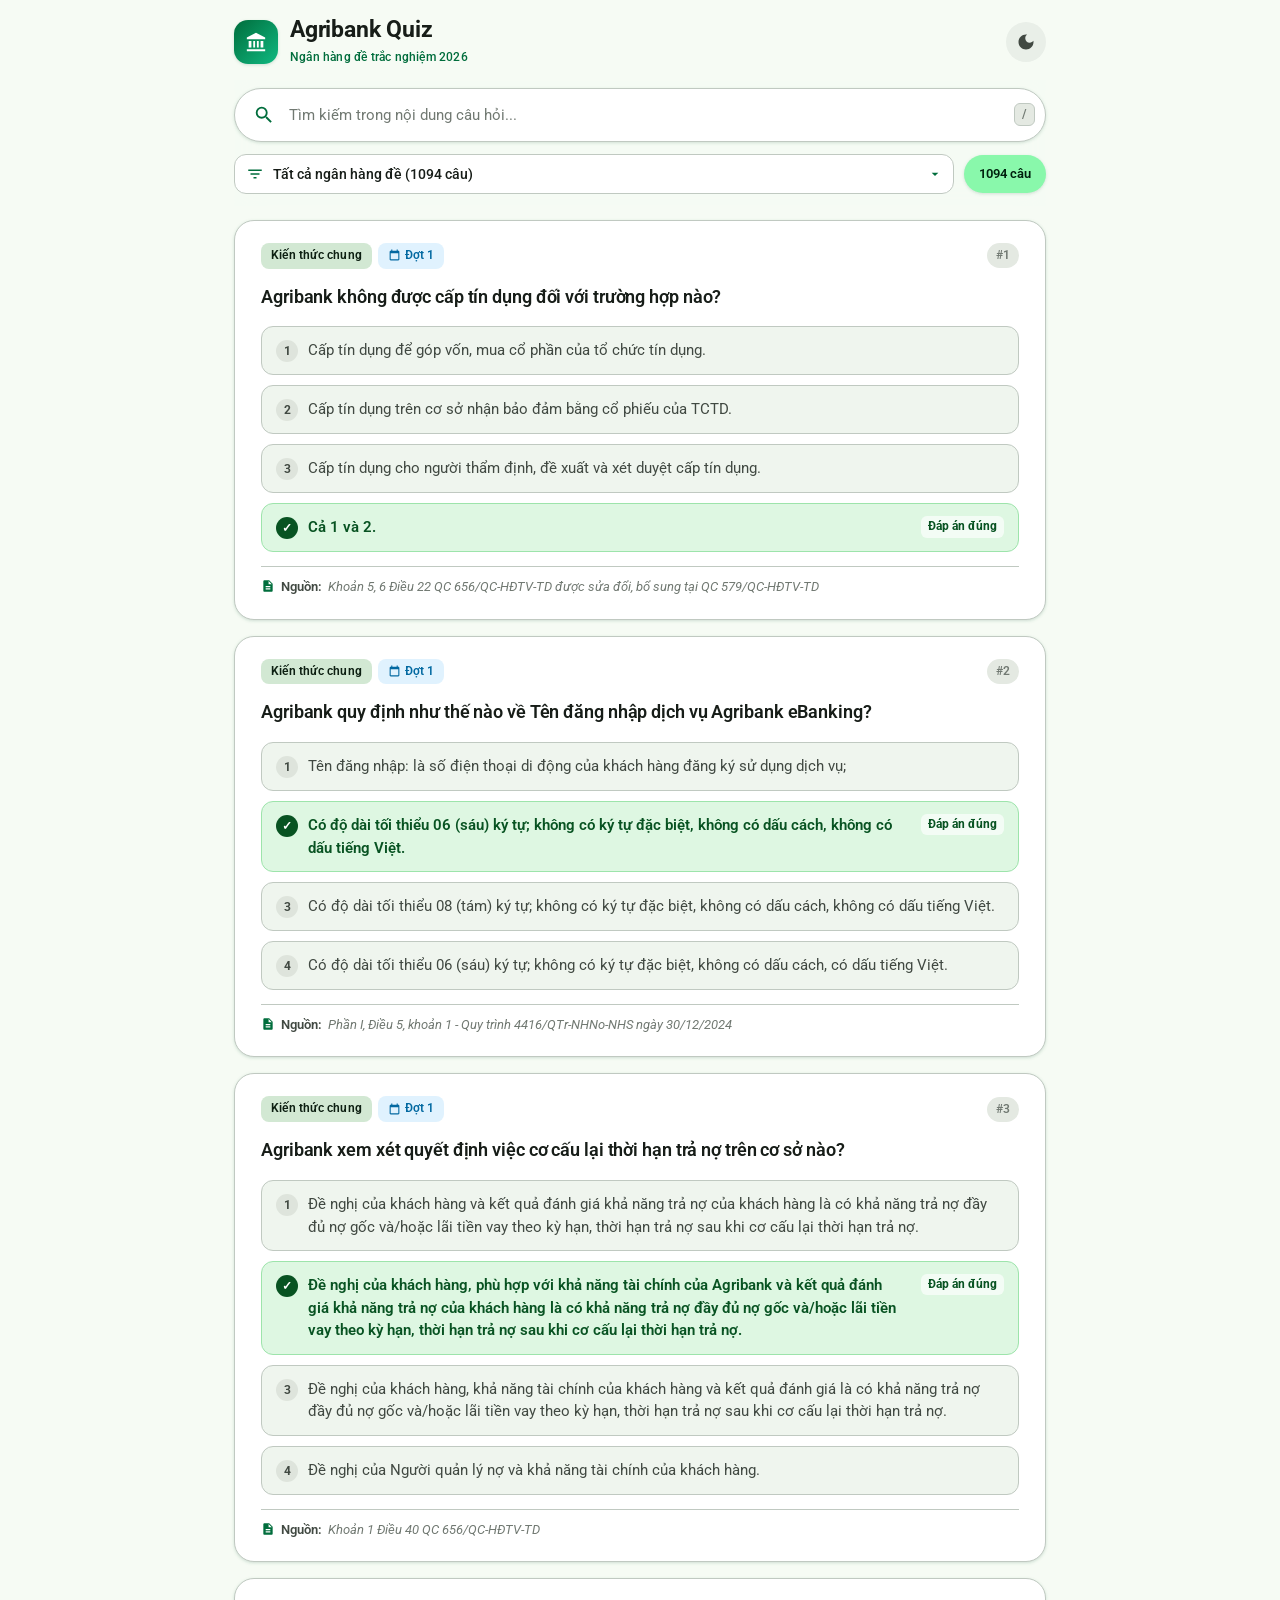
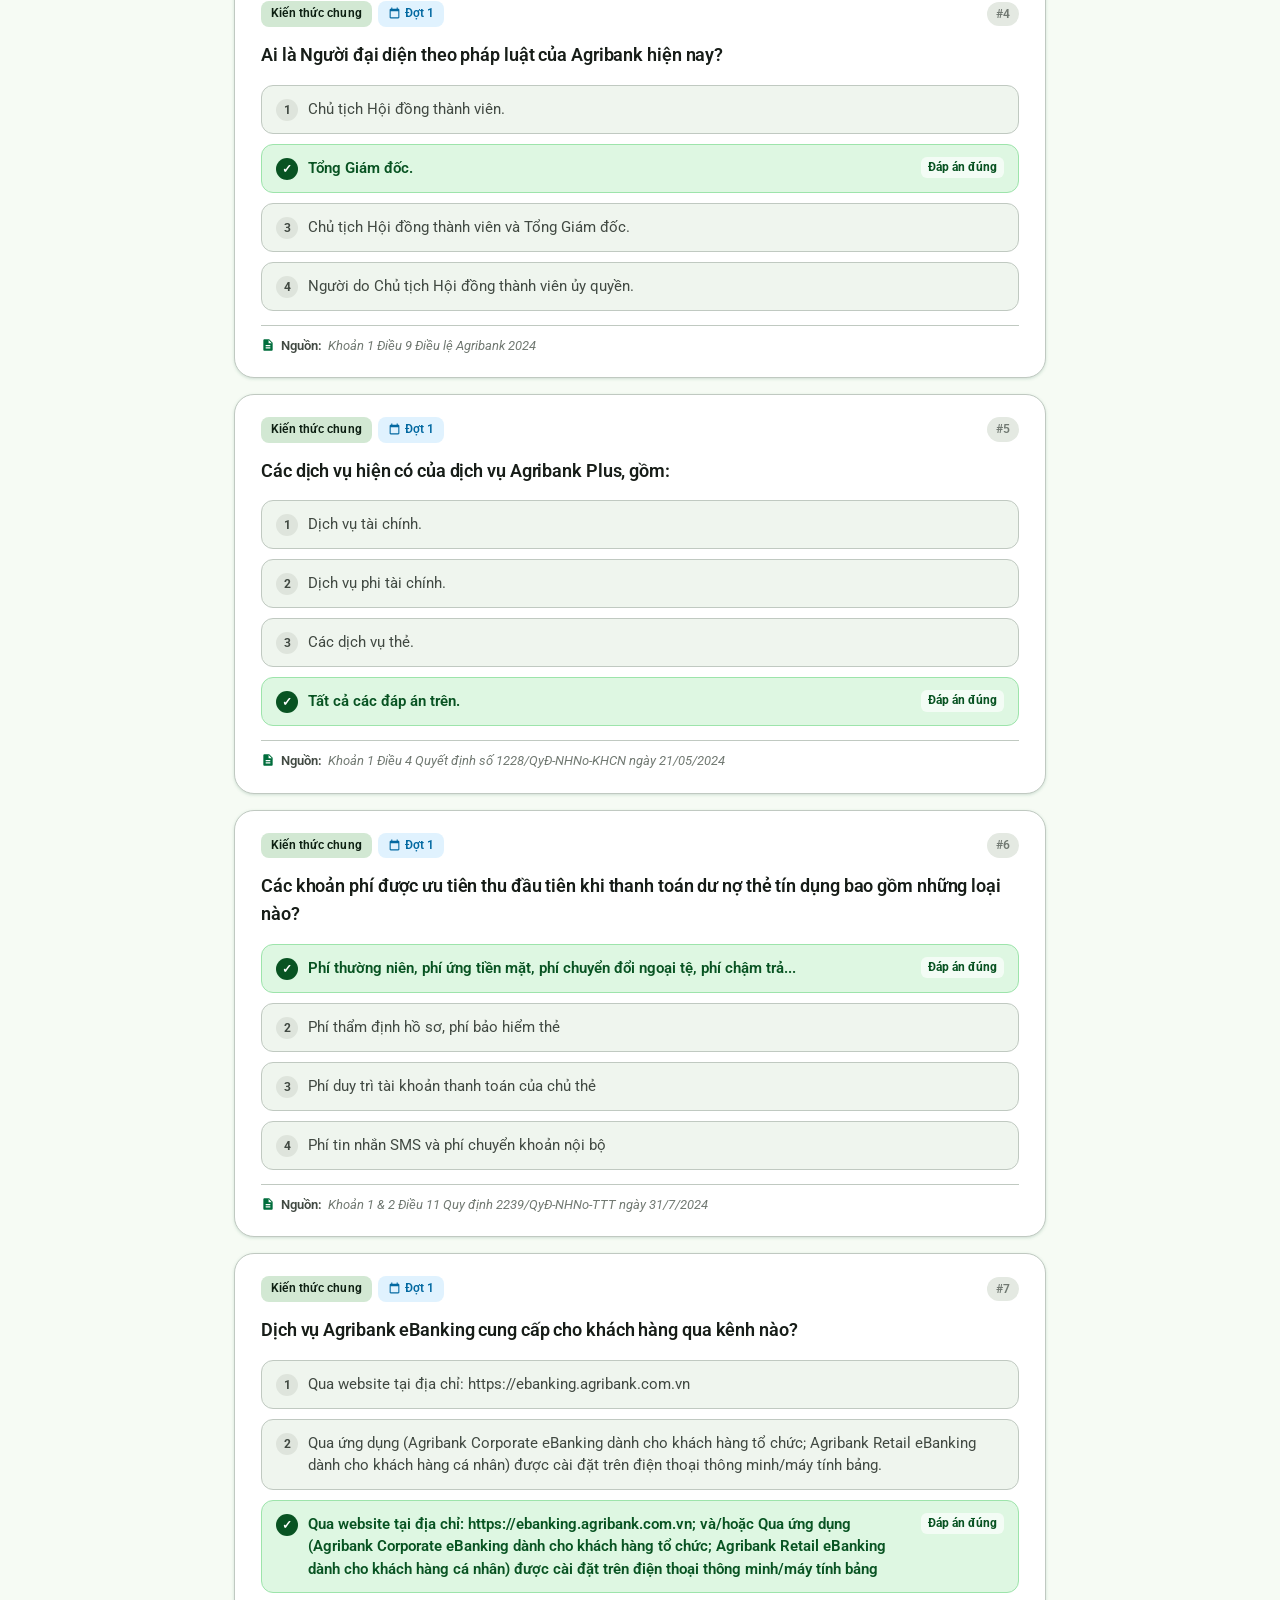
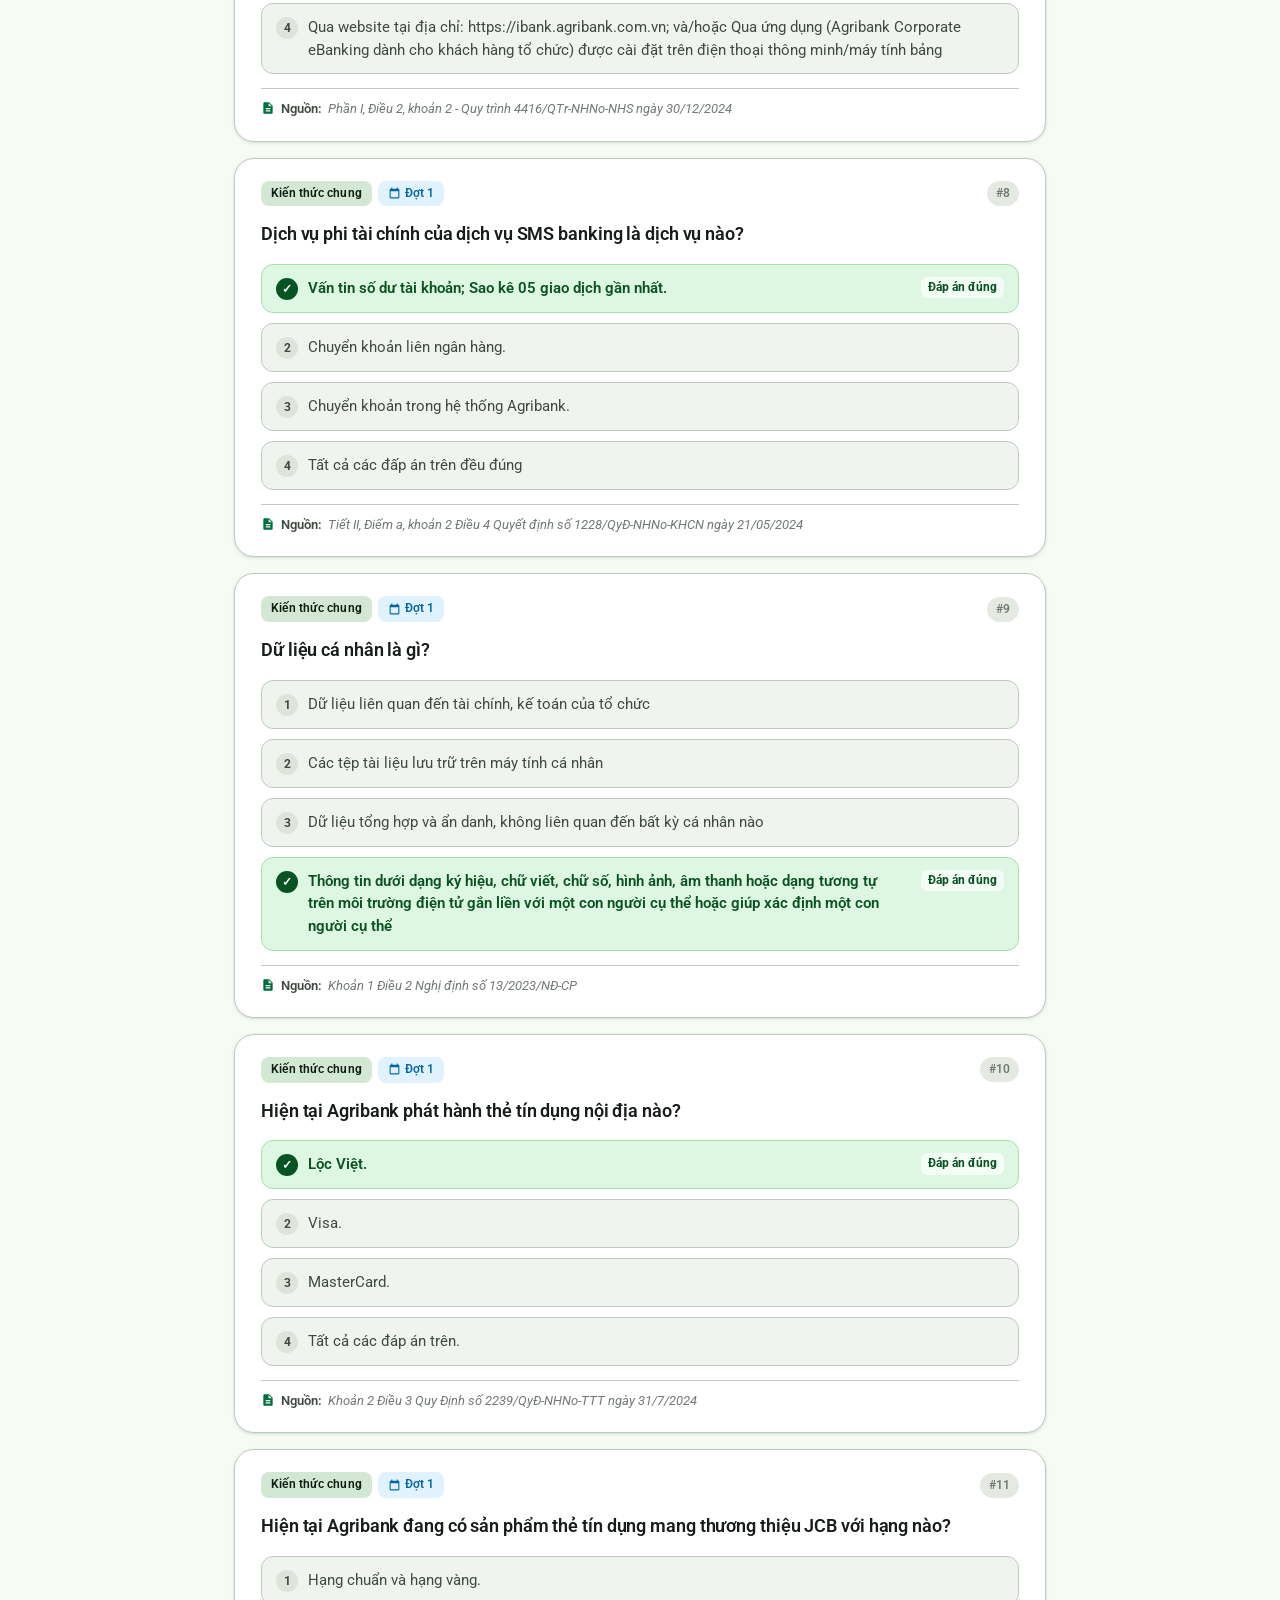
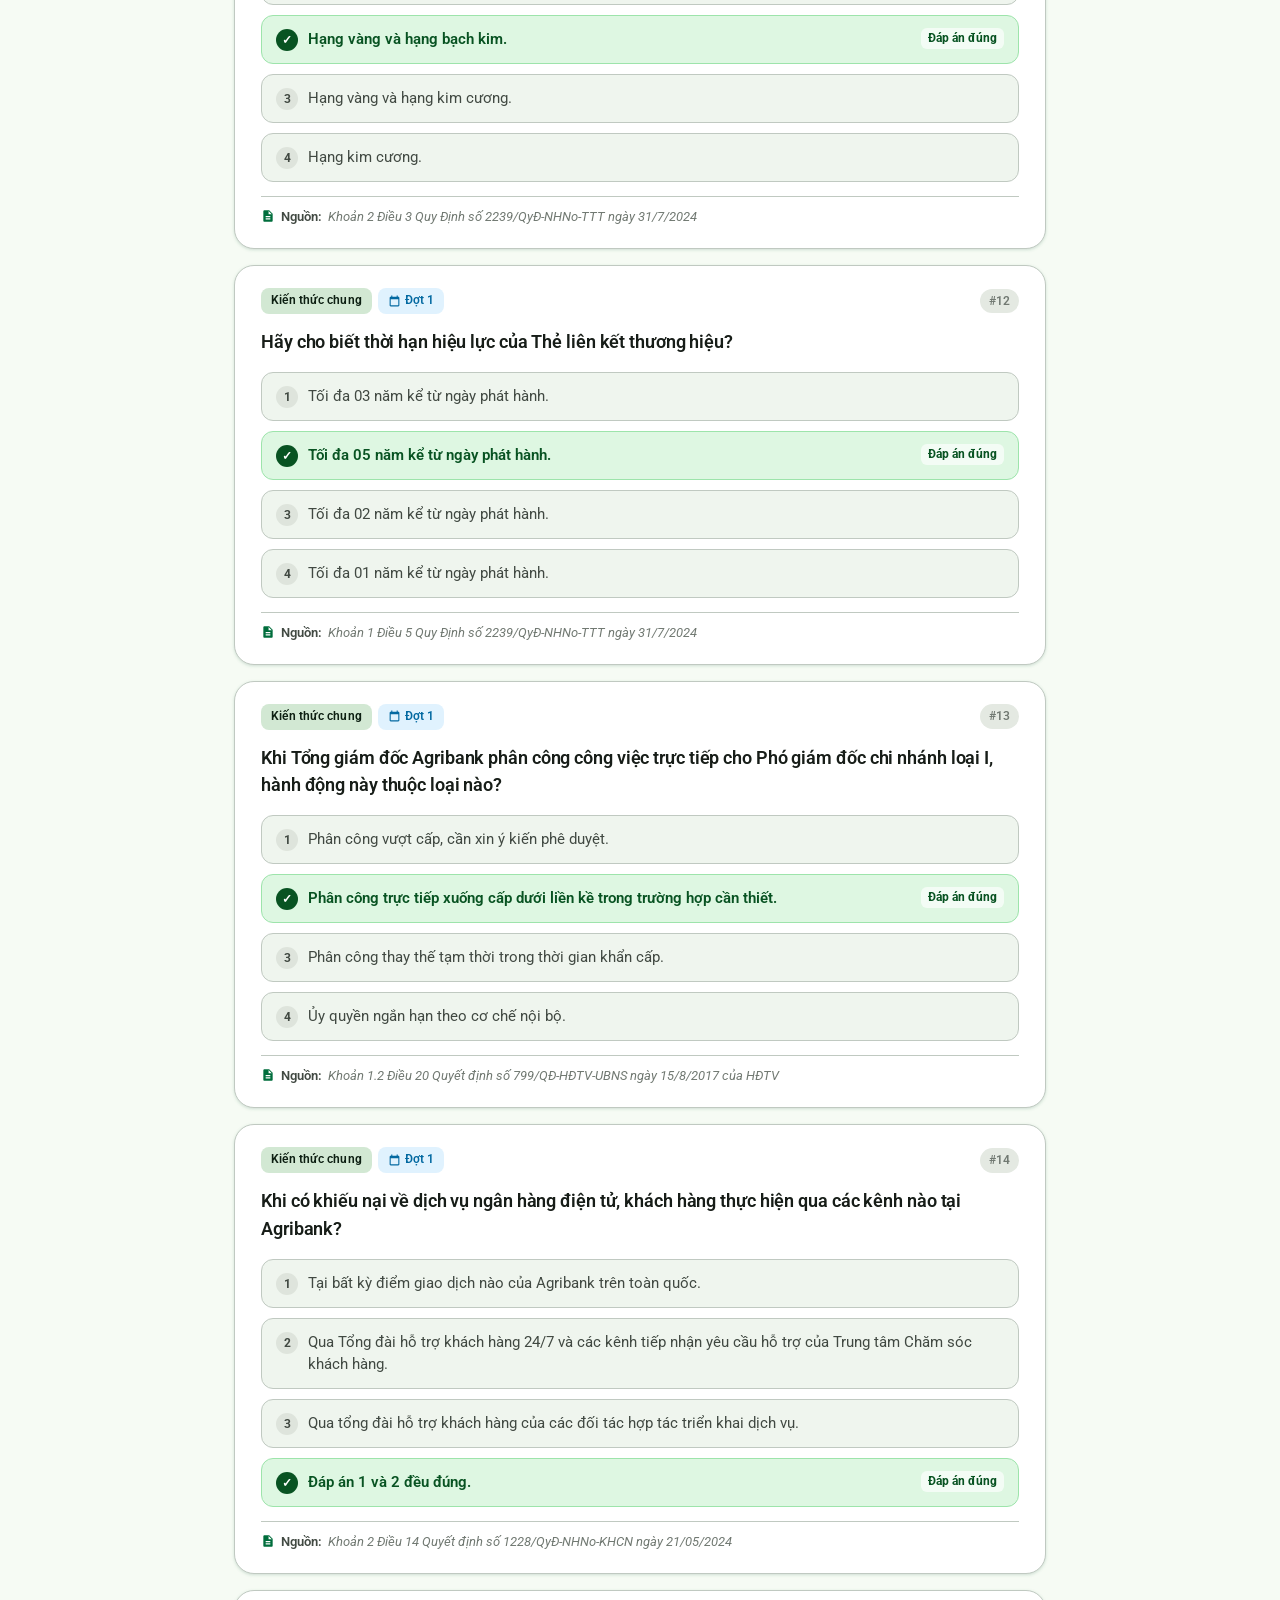
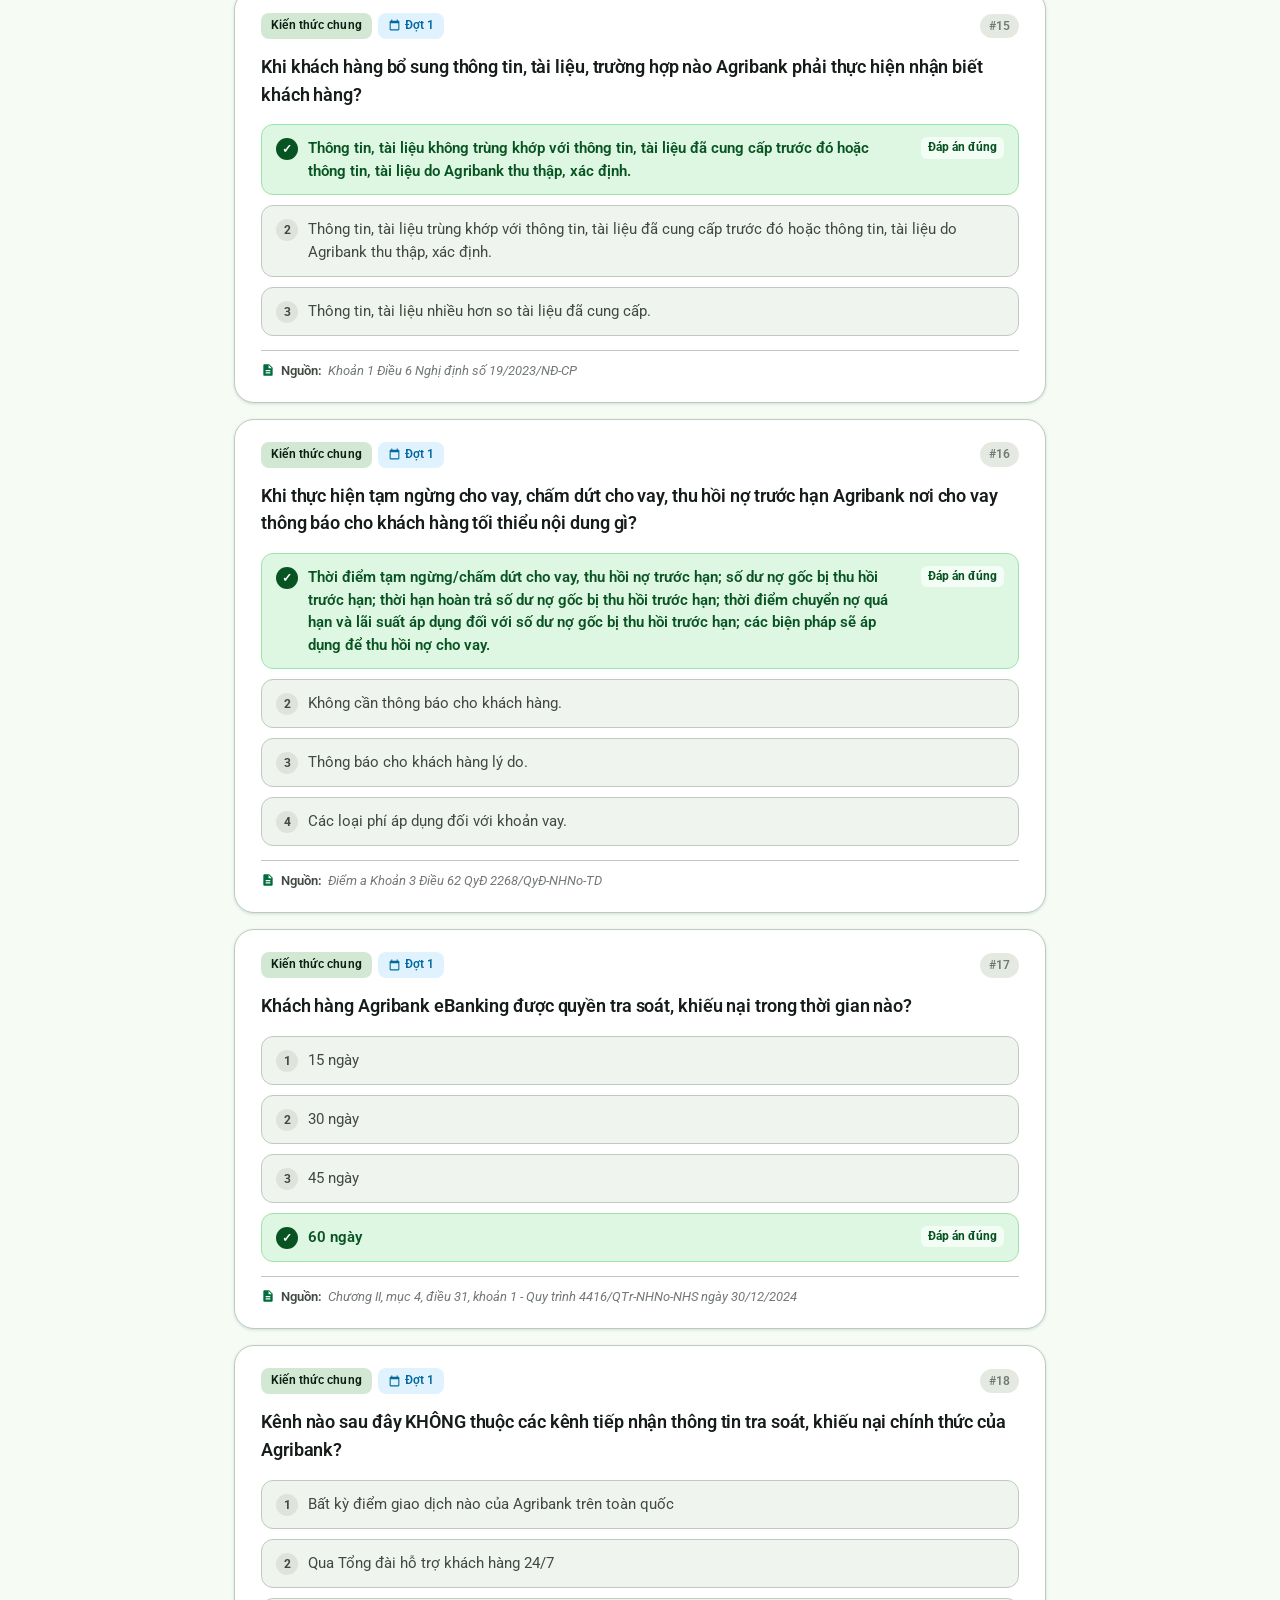
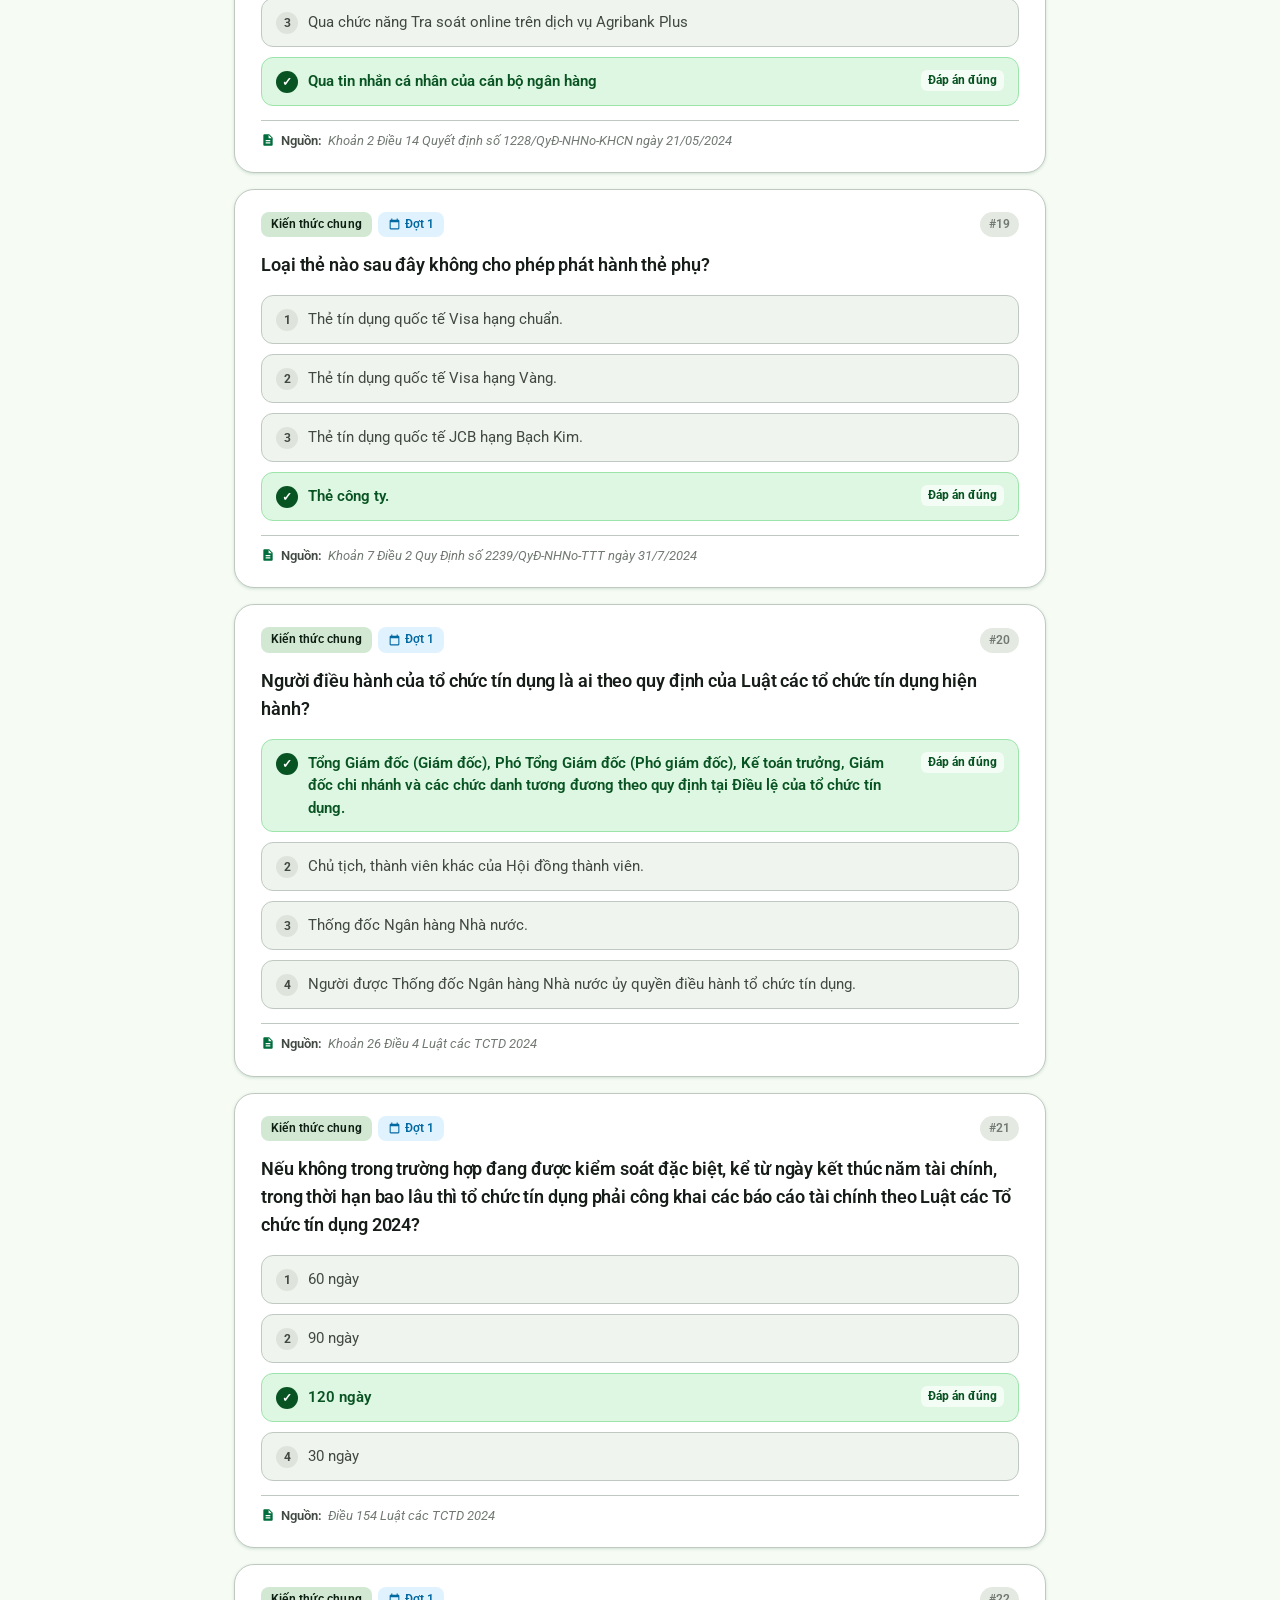
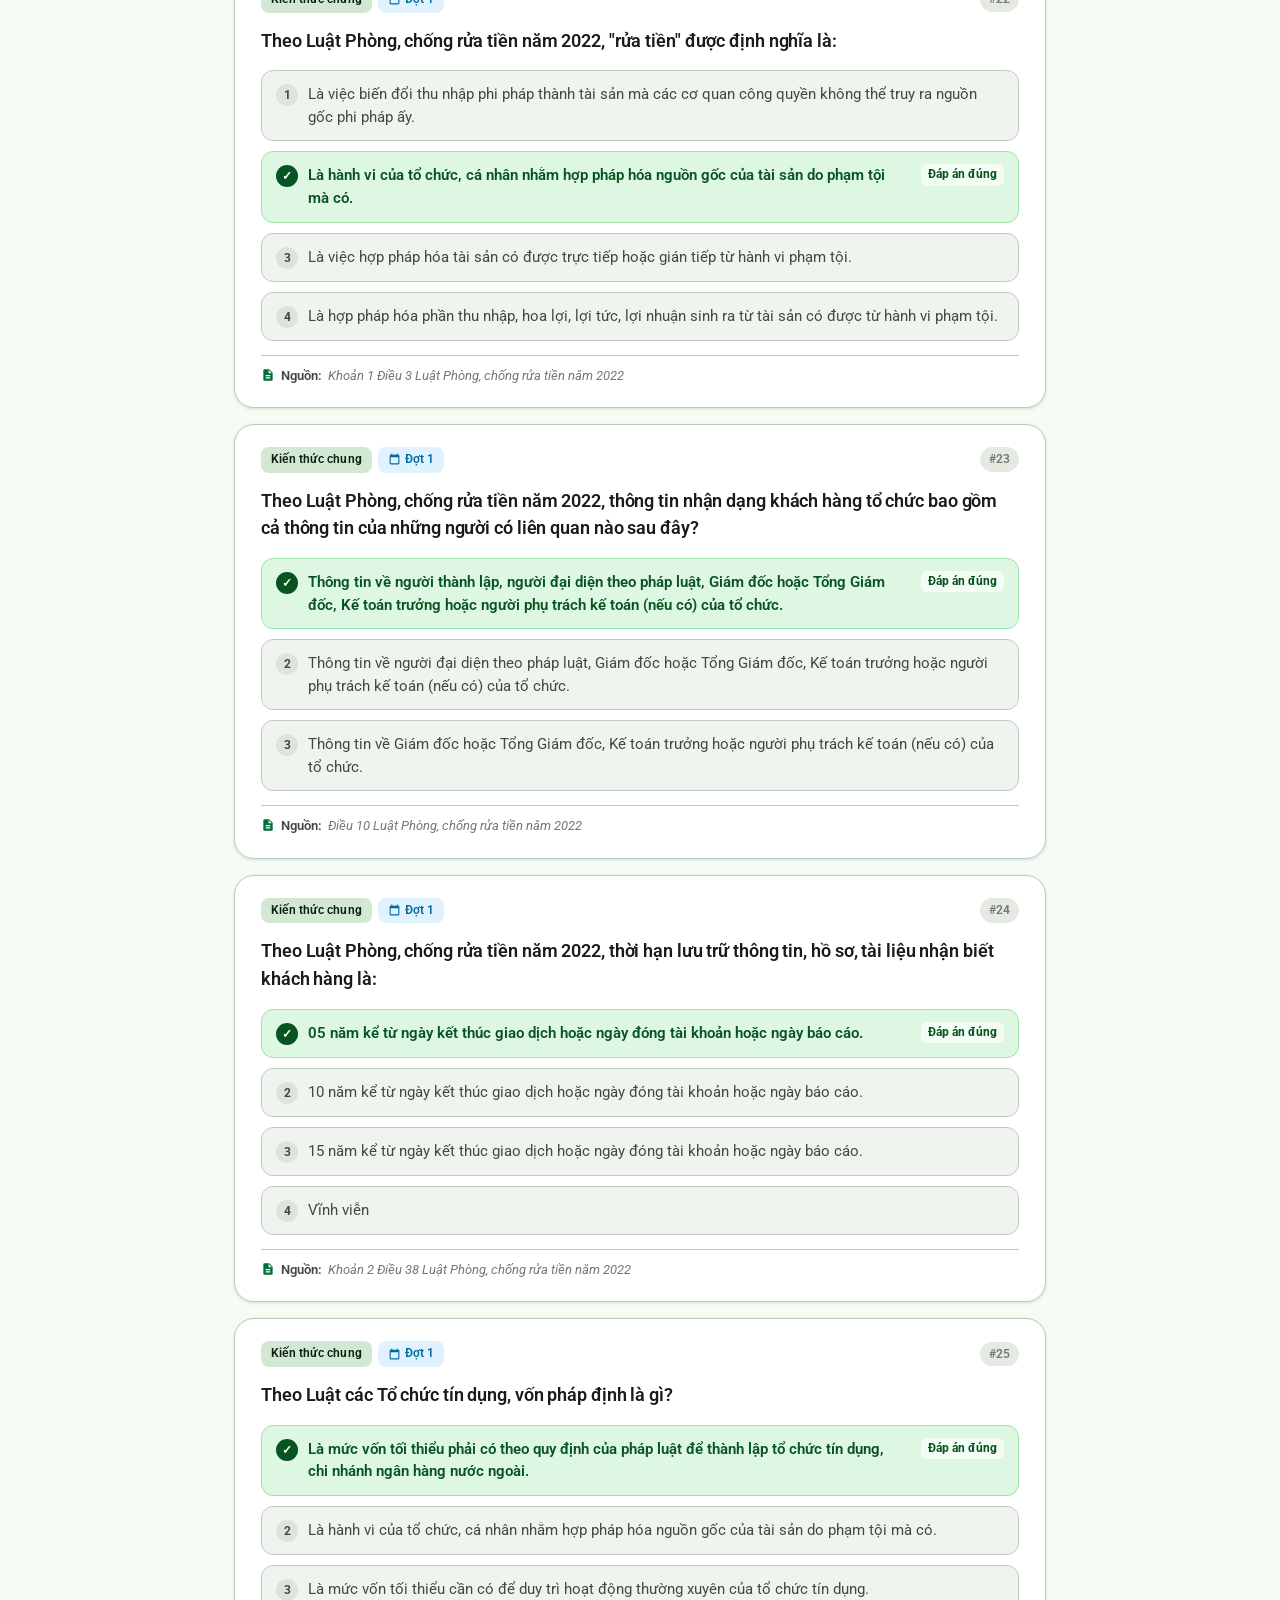
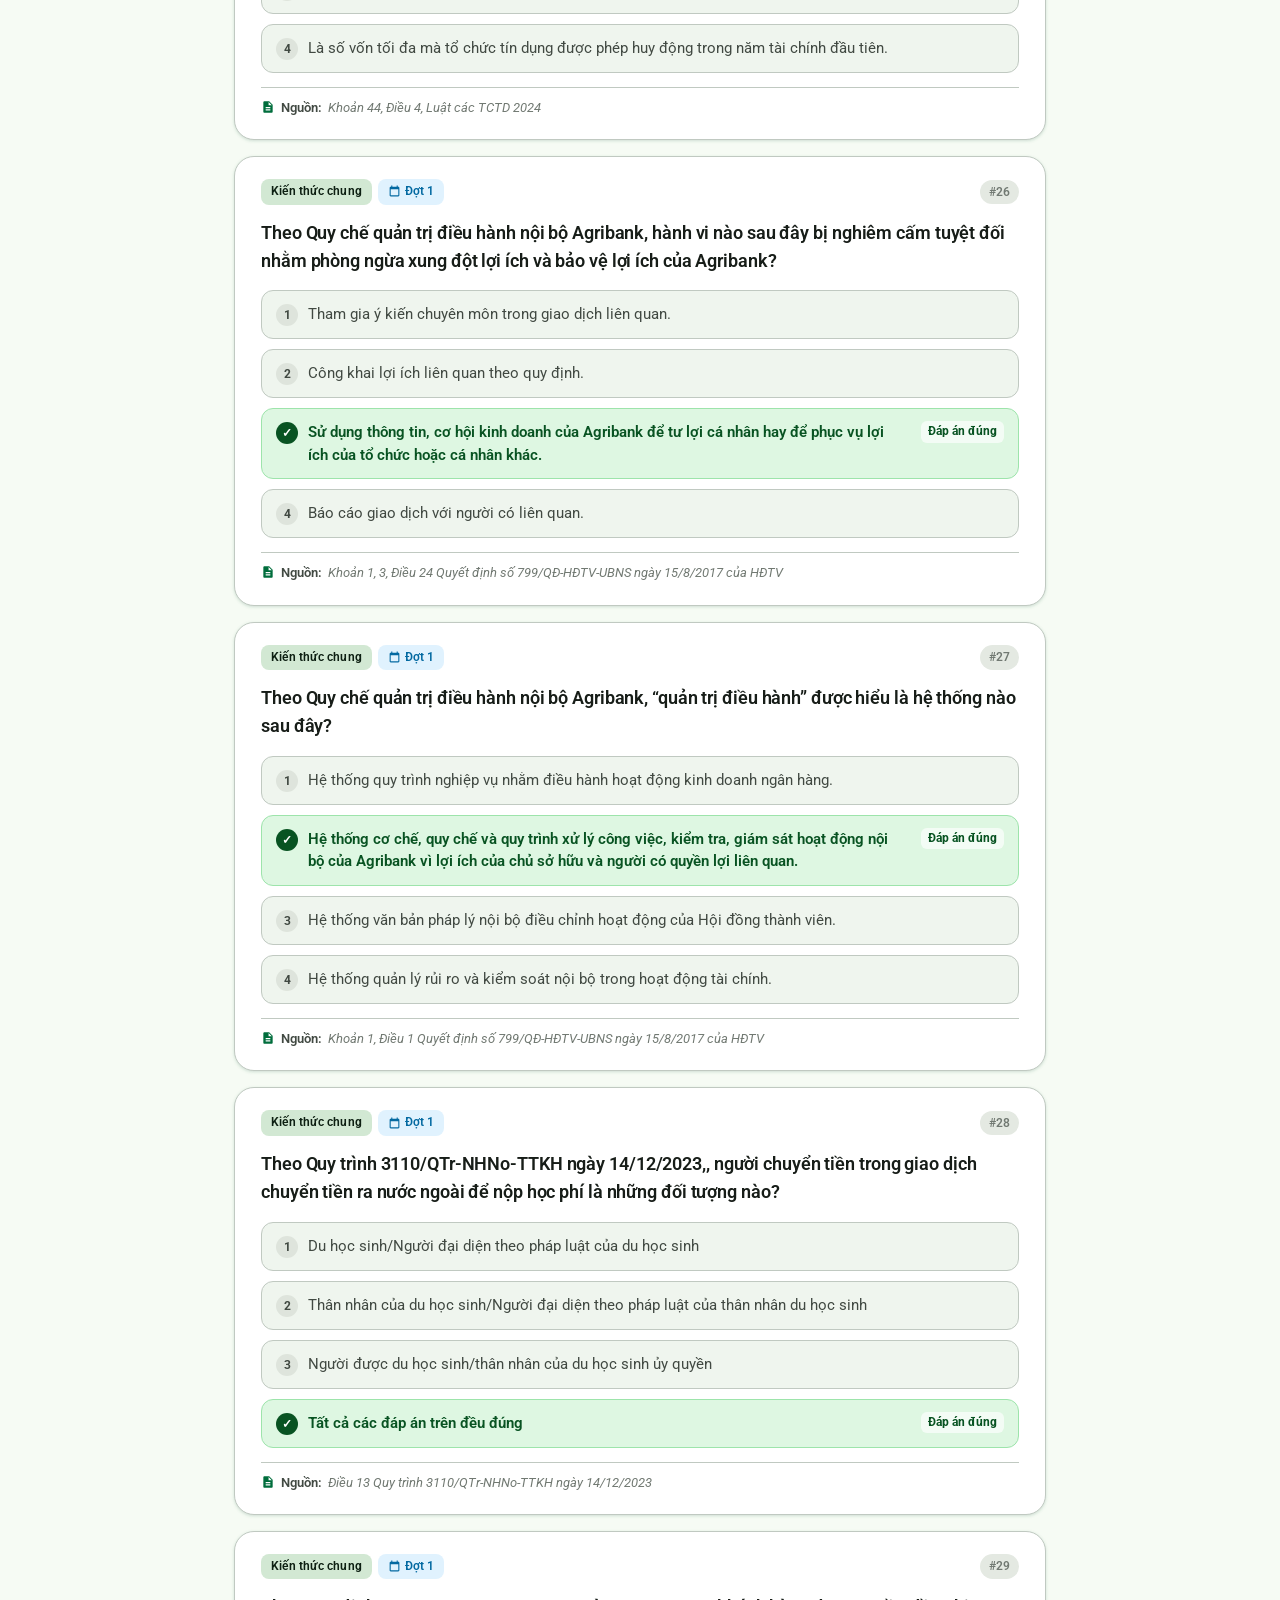
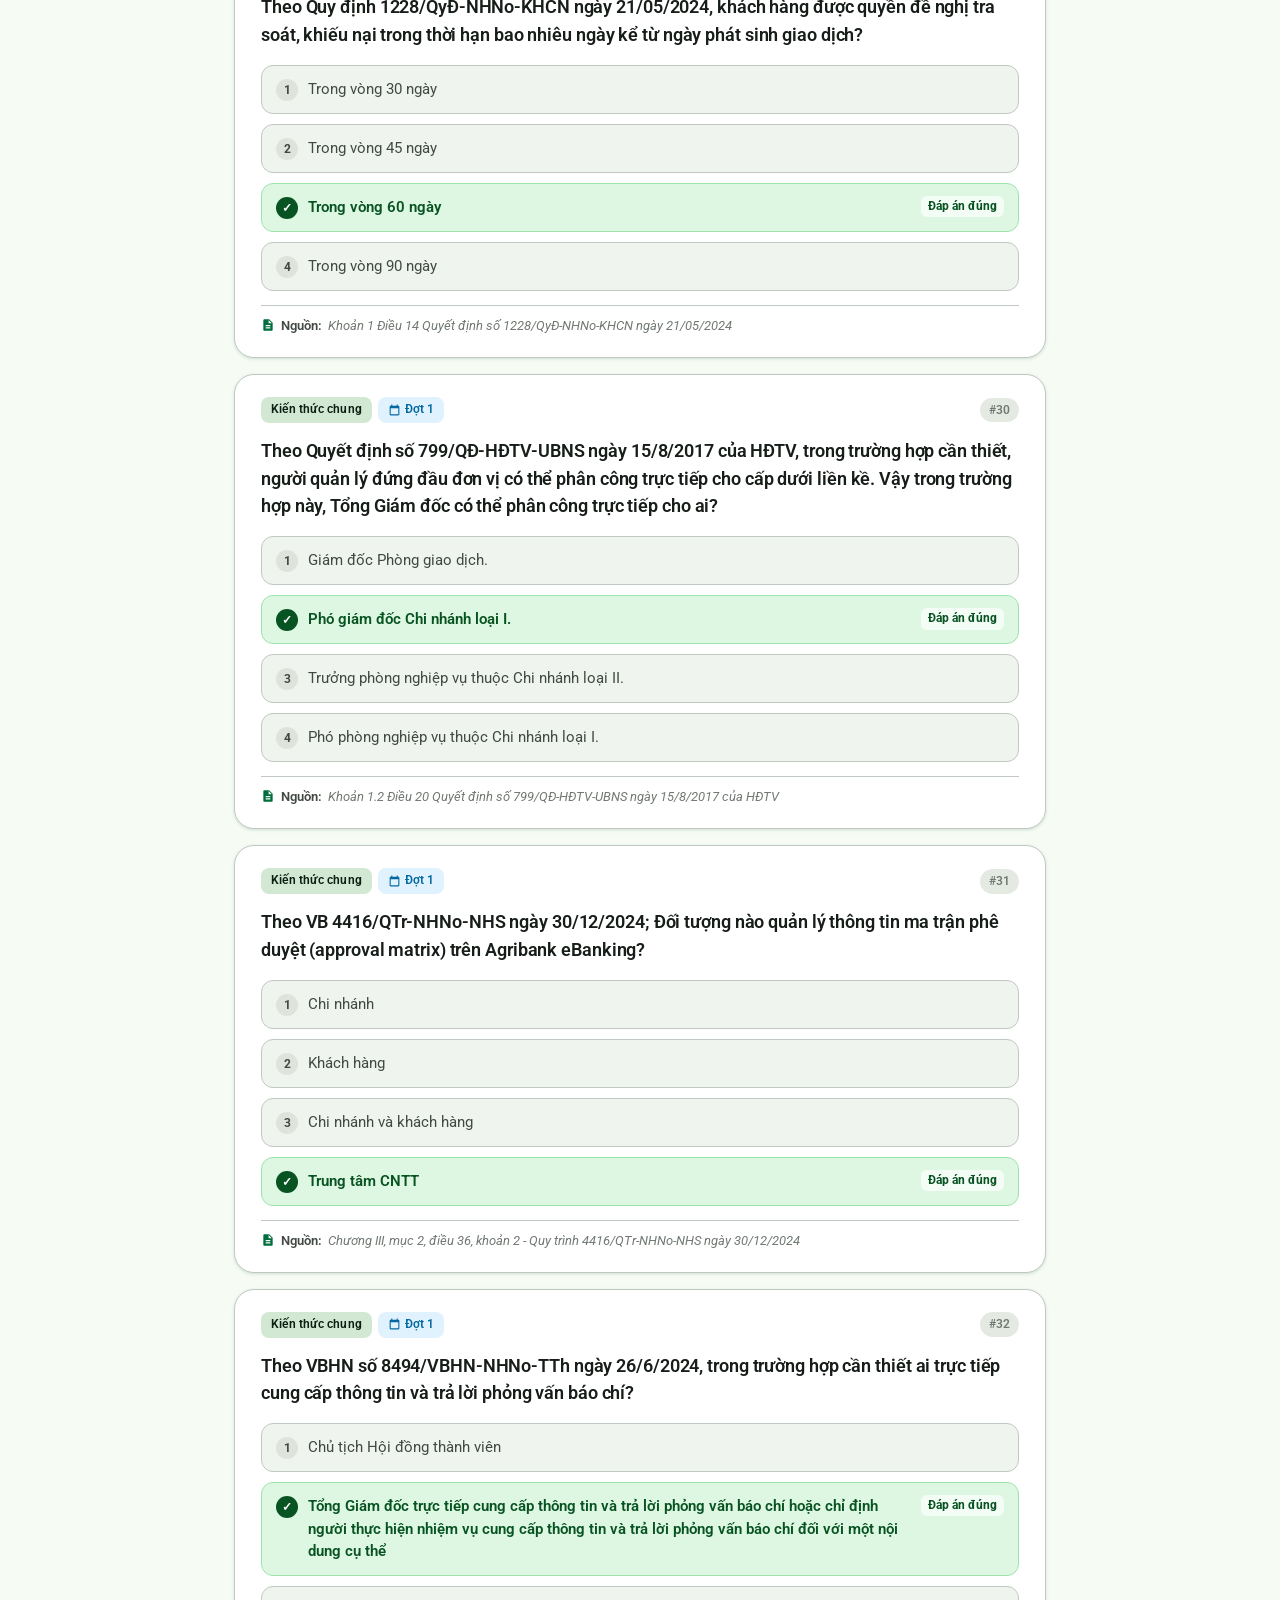
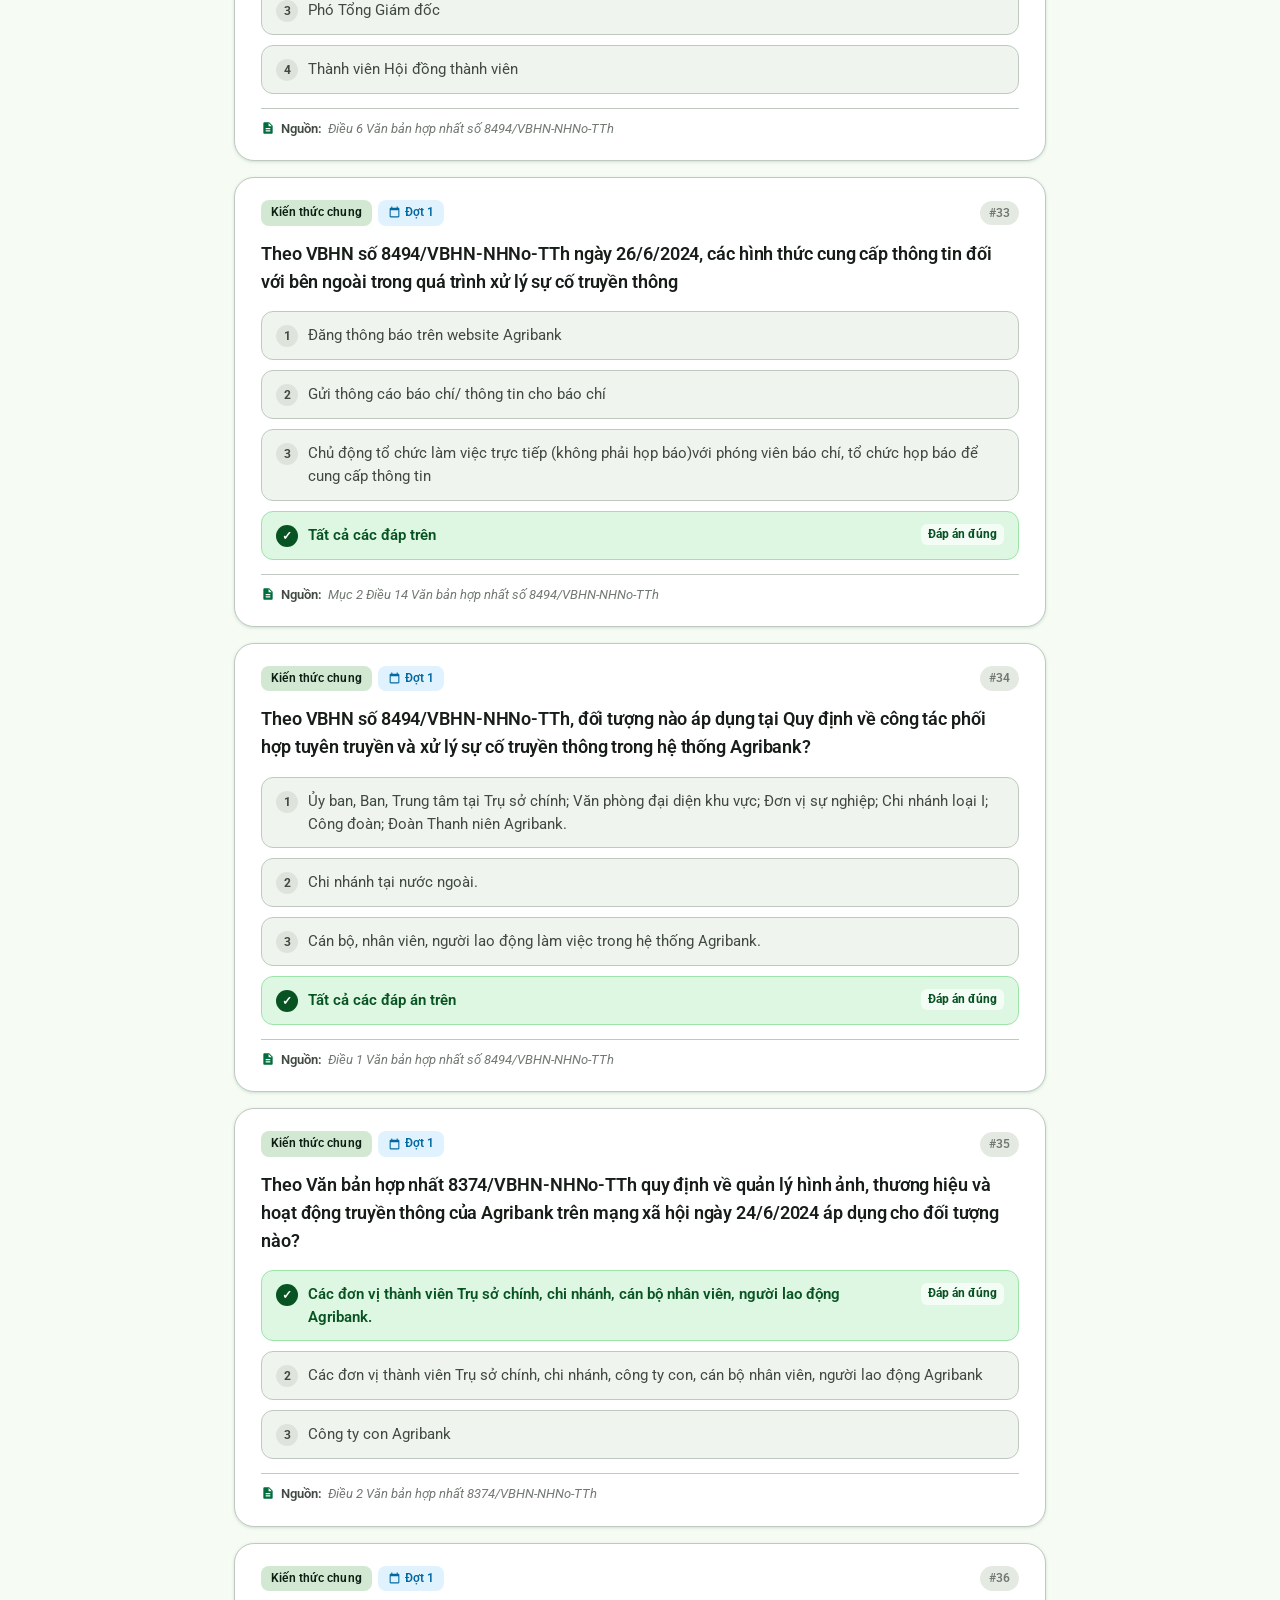
<file: index.html>
<!DOCTYPE html>
<html lang="vi">
<head>
    <meta charset="UTF-8">
    <meta name="viewport" content="width=device-width, initial-scale=1.0, maximum-scale=1.0, user-scalable=no">
    <meta name="theme-color" content="#f6fbf4" id="themeMetaColor">
    <meta name="apple-mobile-web-app-capable" content="yes">
    <meta name="apple-mobile-web-app-status-bar-style" content="default">
    <title>Tra cứu Câu hỏi Agribank - Material 3</title>
    <!-- Google Fonts: Google Sans & Roboto -->
    <link rel="preconnect" href="https://fonts.googleapis.com">
    <link rel="preconnect" href="https://fonts.gstatic.com" crossorigin>
    <link href="https://fonts.googleapis.com/css2?family=Google+Sans:wght@400;500;600;700&family=Roboto:wght@400;500;600;700&display=swap" rel="stylesheet">
    <link rel="stylesheet" href="css/style.css">
</head>
<body>
    <!-- Google Material 3 App Bar -->
    <header class="google-app-bar">
        <div class="app-brand">
            <div class="brand-icon" aria-hidden="true">
                <svg viewBox="0 0 24 24" width="22" height="22" fill="currentColor">
                    <path d="M12 2L2 7v2h20V7L12 2zm8 9h-3v7h3v-7zm-5 0h-2v7h2v-7zm-4 0H9v7h2v-7zm-4 0H4v7h3v-7zM2 20v2h20v-2H2z"/>
                </svg>
            </div>
            <div class="brand-text">
                <h1 class="app-title">Agribank Quiz</h1>
                <span class="app-tag">Ngân hàng đề trắc nghiệm 2026</span>
            </div>
        </div>

        <div class="app-actions">
            <!-- Theme Mode Toggle Button -->
            <button id="themeToggleBtn" class="m3-icon-button-tonal" title="Chuyển chế độ sáng/tối" aria-label="Đổi giao diện sáng tối">
                <svg class="sun-icon" viewBox="0 0 24 24" width="20" height="20" fill="currentColor">
                    <path d="M12 7c-2.76 0-5 2.24-5 5s2.24 5 5 5 5-2.24 5-5-2.24-5-5-5zM2 13h2c.55 0 1-.45 1-1s-.45-1-1-1H2c-.55 0-1 .45-1 1s.45 1 1 1zm18 0h2c.55 0 1-.45 1-1s-.45-1-1-1h-2c-.55 0-1 .45-1 1s.45 1 1 1zM11 2v2c0 .55.45 1 1 1s1-.45 1-1V2c0-.55-.45-1-1-1s-1 .45-1 1zm0 18v2c0 .55.45 1 1 1s1-.45 1-1v-2c0-.55-.45-1-1-1s-1 .45-1 1zM5.99 4.58c-.39-.39-1.03-.39-1.41 0s-.39 1.03 0 1.41l1.06 1.06c.39.39 1.03.39 1.41 0s.39-1.03 0-1.41L5.99 4.58zm12.37 12.37c-.39-.39-1.03-.39-1.41 0s-.39 1.03 0 1.41l1.06 1.06c.39.39 1.03.39 1.41 0s.39-1.03 0-1.41l-1.06-1.06zm1.06-10.96c.39-.39.39-1.03 0-1.41s-1.03-.39-1.41 0l-1.06 1.06c-.39.39-.39 1.03 0 1.41s1.03.39 1.41 0l1.06-1.06zM7.05 18.36c.39-.39.39-1.03 0-1.41s-1.03-.39-1.41 0l-1.06 1.06c-.39.39-.39 1.03 0 1.41s1.03.39 1.41 0l1.06-1.06z"/>
                </svg>
                <svg class="moon-icon" viewBox="0 0 24 24" width="20" height="20" fill="currentColor">
                    <path d="M12 3c-4.97 0-9 4.03-9 9s4.03 9 9 9 9-4.03 9-9c0-.46-.04-.92-.1-1.36-.98 1.37-2.58 2.26-4.4 2.26-2.98 0-5.4-2.42-5.4-5.4 0-1.81.89-3.42 2.26-4.4-.44-.06-.9-.1-1.36-.1z"/>
                </svg>
            </button>
        </div>
    </header>

    <!-- Google Sticky Search & Filter Header -->
    <div class="search-sticky-container">
        <!-- Google M3 Search Bar -->
        <div class="m3-search-bar" id="m3SearchBar">
            <div class="search-leading-icon" aria-hidden="true">
                <svg viewBox="0 0 24 24" width="22" height="22" fill="currentColor">
                    <path d="M15.5 14h-.79l-.28-.27A6.471 6.471 0 0 0 16 9.5 6.5 6.5 0 1 0 9.5 16c1.61 0 3.09-.59 4.23-1.57l.27.28v.79l5 4.99L20.49 19l-4.99-5zm-6 0C7.01 14 5 11.99 5 9.5S7.01 5 9.5 5 14 7.01 14 9.5 11.99 14 9.5 14z"/>
                </svg>
            </div>
            <input 
                type="text" 
                id="searchInput" 
                placeholder="Tìm kiếm trong nội dung câu hỏi..." 
                autocomplete="off" 
                autocorrect="off" 
                autocapitalize="off" 
                spellcheck="false"
                aria-label="Tìm kiếm câu hỏi"
            >
            <div class="search-trailing">
                <span class="search-shortcut-badge" title="Phím tắt: gõ / để tìm nhanh">/</span>
                <button type="button" id="clearBtn" class="m3-icon-button clear-btn" aria-label="Xoá nội dung tìm kiếm" title="Xoá tìm kiếm">
                    <svg viewBox="0 0 24 24" width="18" height="18" fill="currentColor">
                        <path d="M19 6.41L17.59 5 12 10.59 6.41 5 5 6.41 10.59 12 5 17.59 6.41 19 12 13.41 17.59 19 19 17.59 13.41 12 19 6.41z"/>
                    </svg>
                </button>
            </div>
        </div>


        <!-- Material 3 Filter Controls (Dropdown & Stats Badge) -->
        <div class="m3-filter-strip">
            <div class="m3-select-wrapper">
                <div class="select-icon" aria-hidden="true">
                    <svg viewBox="0 0 24 24" width="18" height="18" fill="currentColor">
                        <path d="M10 18h4v-2h-4v2zM3 6v2h18V6H3zm3 7h12v-2H6v2z"/>
                    </svg>
                </div>
                <select id="categorySelect" aria-label="Chọn chuyên đề hoặc đợt thi">
                    <option value="">Đang nạp ngân hàng đề...</option>
                </select>
            </div>
            <span id="statsBadge" class="m3-badge">0 câu</span>
        </div>
    </div>

    <!-- Danh sách câu hỏi dạng thẻ M3 -->
    <main id="results" class="cards-container" aria-live="polite">
        <div class="empty-state">
            <div class="m3-spinner"></div>
            <p>Đang tải danh sách câu hỏi...</p>
        </div>
    </main>

    <!-- Google Material 3 Floating Action Button (FAB) -->
    <button id="backToTop" class="m3-fab" title="Cuộn lên đầu trang" aria-label="Cuộn lên đầu trang">
        <svg viewBox="0 0 24 24" width="24" height="24" fill="currentColor">
            <path d="M7.41 15.41L12 10.83l4.59 4.58L18 14l-6-6-6 6z"/>
        </svg>
    </button>

    <!-- Dữ liệu và Scripts -->
    <script src="data/questions.js"></script>
    <script src="js/app.js"></script>
</body>
</html>
</file>
<file: css/style.css>
/* ==========================================================================
   Google Material Design 3 (Material You) - Agribank Emerald & Gold Theme
   ========================================================================== */

:root {
    /* --- Material 3 Emerald & Gold Palette (Light Mode) --- */
    --md-sys-color-primary: #006d3c;
    --md-sys-color-on-primary: #ffffff;
    --md-sys-color-primary-container: #89f8ab;
    --md-sys-color-on-primary-container: #00210e;
    --md-sys-color-primary-fixed: #89f8ab;
    --md-sys-color-primary-fixed-dim: #6ddb91;

    --md-sys-color-secondary: #4f6352;
    --md-sys-color-on-secondary: #ffffff;
    --md-sys-color-secondary-container: #d2e8d3;
    --md-sys-color-on-secondary-container: #0d1f12;

    --md-sys-color-tertiary: #715c00;
    --md-sys-color-on-tertiary: #ffffff;
    --md-sys-color-tertiary-container: #ffe083;
    --md-sys-color-on-tertiary-container: #231b00;

    --md-sys-color-surface: #f6fbf4;
    --md-sys-color-surface-dim: #d6dcd5;
    --md-sys-color-surface-bright: #f6fbf4;
    --md-sys-color-surface-container-lowest: #ffffff;
    --md-sys-color-surface-container-low: #eff5ee;
    --md-sys-color-surface-container: #e9efe8;
    --md-sys-color-surface-container-high: #e4e9e2;
    --md-sys-color-surface-container-highest: #dee4dc;
    --md-sys-color-surface-variant: #dbe5dc;

    --md-sys-color-outline: #717972;
    --md-sys-color-outline-variant: #c0c9c1;

    --md-sys-color-on-surface: #171d18;
    --md-sys-color-on-surface-variant: #414942;
    --md-sys-color-on-surface-muted: #717972;

    /* Semantic States */
    --md-sys-color-success-container: #def7e2;
    --md-sys-color-on-success-container: #085322;
    --md-sys-color-success-border: #9de4ab;

    --md-sys-color-highlight: #c0f6cf;
    --md-sys-color-on-highlight: #003a1d;
    --md-sys-color-highlight-border: #00874c;

    /* Batch tags */
    --batch-both-bg: #89f8ab;
    --batch-both-text: #004523;
    --batch-d1-bg: #e0f2fe;
    --batch-d1-text: #0369a1;
    --batch-d2-bg: #fef3c7;
    --batch-d2-text: #854d0e;

    /* Sticky Blur Background */
    --sticky-bg: rgba(246, 251, 244, 0.90);

    /* Google Elevation Shadows with M3 Emerald ambient tint */
    --md-elevation-1: 0 1px 3px 1px rgba(0, 109, 60, 0.08), 0 1px 2px 0 rgba(0, 0, 0, 0.05);
    --md-elevation-2: 0 2px 6px 2px rgba(0, 109, 60, 0.12), 0 1px 2px 0 rgba(0, 0, 0, 0.07);
    --md-elevation-3: 0 4px 12px 3px rgba(0, 109, 60, 0.15), 0 1px 3px 0 rgba(0, 0, 0, 0.09);
    --md-elevation-4: 0 6px 16px 4px rgba(0, 109, 60, 0.18), 0 2px 4px 0 rgba(0, 0, 0, 0.11);

    /* Shape Radii */
    --md-shape-full: 9999px;
    --md-shape-xl: 28px;
    --md-shape-large: 20px;
    --md-shape-medium: 12px;
    --md-shape-chip: 8px;
    --md-shape-small: 6px;

    /* Transitions & Easing */
    --md-motion-easing: cubic-bezier(0.2, 0, 0, 1);
    --md-motion-duration-short: 0.15s;
    --md-motion-duration-medium: 0.25s;
}

/* --- Material 3 Emerald & Gold Palette (Dark Mode) --- */
[data-theme="dark"] {
    --md-sys-color-primary: #6ddb91;
    --md-sys-color-on-primary: #00391c;
    --md-sys-color-primary-container: #00522c;
    --md-sys-color-on-primary-container: #89f8ab;
    --md-sys-color-primary-fixed: #89f8ab;
    --md-sys-color-primary-fixed-dim: #6ddb91;

    --md-sys-color-secondary: #b5ccb8;
    --md-sys-color-on-secondary: #213526;
    --md-sys-color-secondary-container: #384c3c;
    --md-sys-color-on-secondary-container: #d2e8d3;

    --md-sys-color-tertiary: #e6c449;
    --md-sys-color-on-tertiary: #3b2f00;
    --md-sys-color-tertiary-container: #534300;
    --md-sys-color-on-tertiary-container: #ffe083;

    --md-sys-color-surface: #0f1511;
    --md-sys-color-surface-dim: #0f1511;
    --md-sys-color-surface-bright: #353b36;
    --md-sys-color-surface-container-lowest: #0a100c;
    --md-sys-color-surface-container-low: #181e19;
    --md-sys-color-surface-container: #1c221d;
    --md-sys-color-surface-container-high: #262c27;
    --md-sys-color-surface-container-highest: #313732;
    --md-sys-color-surface-variant: #414942;

    --md-sys-color-outline: #8b938c;
    --md-sys-color-outline-variant: #414942;

    --md-sys-color-on-surface: #e0e3df;
    --md-sys-color-on-surface-variant: #c0c9c1;
    --md-sys-color-on-surface-muted: #8b938c;

    --md-sys-color-success-container: #104e25;
    --md-sys-color-on-success-container: #c3f7ce;
    --md-sys-color-success-border: #287a41;

    --md-sys-color-highlight: #004423;
    --md-sys-color-on-highlight: #b7f3cb;
    --md-sys-color-highlight-border: #6ddb91;

    --batch-both-bg: #00522c;
    --batch-both-text: #89f8ab;
    --batch-d1-bg: #0c4a6e;
    --batch-d1-text: #bae6fd;
    --batch-d2-bg: #534300;
    --batch-d2-text: #ffe083;

    --sticky-bg: rgba(15, 21, 17, 0.90);

    --md-elevation-1: 0 1px 3px 1px rgba(0, 0, 0, 0.45), 0 1px 2px 0 rgba(0, 0, 0, 0.35);
    --md-elevation-2: 0 2px 6px 2px rgba(0, 0, 0, 0.55), 0 1px 2px 0 rgba(0, 0, 0, 0.4);
    --md-elevation-3: 0 4px 12px 3px rgba(0, 0, 0, 0.65), 0 1px 3px 0 rgba(0, 0, 0, 0.5);
    --md-elevation-4: 0 6px 16px 4px rgba(0, 0, 0, 0.75), 0 2px 4px 0 rgba(0, 0, 0, 0.55);
}

/* Auto match system dark theme if not manually chosen */
@media (prefers-color-scheme: dark) {
    :root:not([data-theme="light"]) {
        --md-sys-color-primary: #6ddb91;
        --md-sys-color-on-primary: #00391c;
        --md-sys-color-primary-container: #00522c;
        --md-sys-color-on-primary-container: #89f8ab;
        --md-sys-color-primary-fixed: #89f8ab;
        --md-sys-color-primary-fixed-dim: #6ddb91;

        --md-sys-color-secondary: #b5ccb8;
        --md-sys-color-on-secondary: #213526;
        --md-sys-color-secondary-container: #384c3c;
        --md-sys-color-on-secondary-container: #d2e8d3;

        --md-sys-color-tertiary: #e6c449;
        --md-sys-color-on-tertiary: #3b2f00;
        --md-sys-color-tertiary-container: #534300;
        --md-sys-color-on-tertiary-container: #ffe083;

        --md-sys-color-surface: #0f1511;
        --md-sys-color-surface-dim: #0f1511;
        --md-sys-color-surface-bright: #353b36;
        --md-sys-color-surface-container-lowest: #0a100c;
        --md-sys-color-surface-container-low: #181e19;
        --md-sys-color-surface-container: #1c221d;
        --md-sys-color-surface-container-high: #262c27;
        --md-sys-color-surface-container-highest: #313732;
        --md-sys-color-surface-variant: #414942;

        --md-sys-color-outline: #8b938c;
        --md-sys-color-outline-variant: #414942;

        --md-sys-color-on-surface: #e0e3df;
        --md-sys-color-on-surface-variant: #c0c9c1;
        --md-sys-color-on-surface-muted: #8b938c;

        --md-sys-color-success-container: #104e25;
        --md-sys-color-on-success-container: #c3f7ce;
        --md-sys-color-success-border: #287a41;

        --md-sys-color-highlight: #004423;
        --md-sys-color-on-highlight: #b7f3cb;
        --md-sys-color-highlight-border: #6ddb91;

        --batch-both-bg: #00522c;
        --batch-both-text: #89f8ab;
        --batch-d1-bg: #0c4a6e;
        --batch-d1-text: #bae6fd;
        --batch-d2-bg: #534300;
        --batch-d2-text: #ffe083;

        --sticky-bg: rgba(15, 21, 17, 0.90);

        --md-elevation-1: 0 1px 3px 1px rgba(0, 0, 0, 0.45), 0 1px 2px 0 rgba(0, 0, 0, 0.35);
        --md-elevation-2: 0 2px 6px 2px rgba(0, 0, 0, 0.55), 0 1px 2px 0 rgba(0, 0, 0, 0.4);
        --md-elevation-3: 0 4px 12px 3px rgba(0, 0, 0, 0.65), 0 1px 3px 0 rgba(0, 0, 0, 0.5);
        --md-elevation-4: 0 6px 16px 4px rgba(0, 0, 0, 0.75), 0 2px 4px 0 rgba(0, 0, 0, 0.55);
    }
}

/* --- Base & Reset --- */
* {
    box-sizing: border-box;
    margin: 0;
    padding: 0;
    -webkit-tap-highlight-color: transparent;
}

body {
    font-family: 'Google Sans', -apple-system, BlinkMacSystemFont, 'Segoe UI', Roboto, Helvetica, Arial, sans-serif;
    line-height: 1.5;
    color: var(--md-sys-color-on-surface);
    background-color: var(--md-sys-color-surface);
    padding: 0 16px 90px 16px;
    max-width: 860px;
    margin: 0 auto;
    -webkit-font-smoothing: antialiased;
    transition: background-color var(--md-motion-duration-medium) var(--md-motion-easing),
                color var(--md-motion-duration-medium) var(--md-motion-easing);
}

/* --- Google Material 3 App Bar --- */
.google-app-bar {
    padding-top: max(16px, env(safe-area-inset-top));
    padding-bottom: 12px;
    display: flex;
    align-items: center;
    justify-content: space-between;
    gap: 12px;
}

.app-brand {
    display: flex;
    align-items: center;
    gap: 12px;
}

.brand-icon {
    width: 44px;
    height: 44px;
    border-radius: 14px;
    background: linear-gradient(135deg, #006d3c, #10b981);
    color: #ffffff;
    display: flex;
    align-items: center;
    justify-content: center;
    box-shadow: var(--md-elevation-1);
    flex-shrink: 0;
    transition: background var(--md-motion-duration-medium) ease,
                color var(--md-motion-duration-medium) ease;
}

[data-theme="dark"] .brand-icon {
    background: linear-gradient(135deg, #00522c, #00874c);
    color: #89f8ab;
}

@media (prefers-color-scheme: dark) {
    :root:not([data-theme="light"]) .brand-icon {
        background: linear-gradient(135deg, #00522c, #00874c);
        color: #89f8ab;
    }
}

.brand-text .app-title {
    font-size: 1.3rem;
    font-weight: 700;
    color: var(--md-sys-color-on-surface);
    letter-spacing: -0.2px;
    line-height: 1.2;
}

.brand-text .app-tag {
    font-size: 0.75rem;
    font-weight: 500;
    color: var(--md-sys-color-primary);
    letter-spacing: 0.2px;
}

.app-actions {
    display: flex;
    align-items: center;
    gap: 8px;
}

/* M3 Tonal Icon Button */
.m3-icon-button-tonal {
    width: 40px;
    height: 40px;
    border-radius: var(--md-shape-full);
    border: none;
    background-color: var(--md-sys-color-surface-container);
    color: var(--md-sys-color-on-surface-variant);
    cursor: pointer;
    display: flex;
    align-items: center;
    justify-content: center;
    transition: background-color var(--md-motion-duration-short) ease,
                color var(--md-motion-duration-short) ease,
                transform var(--md-motion-duration-short) ease;
}

.m3-icon-button-tonal:hover {
    background-color: var(--md-sys-color-surface-container-high);
    color: var(--md-sys-color-primary);
}

.m3-icon-button-tonal:active {
    transform: scale(0.92);
}

/* Theme icon swap logic */
.sun-icon {
    display: none;
}
.moon-icon {
    display: block;
}

[data-theme="dark"] .sun-icon {
    display: block;
}
[data-theme="dark"] .moon-icon {
    display: none;
}

@media (prefers-color-scheme: dark) {
    :root:not([data-theme="light"]) .sun-icon {
        display: block;
    }
    :root:not([data-theme="light"]) .moon-icon {
        display: none;
    }
}

/* --- Sticky Search Container --- */
.search-sticky-container {
    position: sticky;
    top: 0;
    background-color: var(--sticky-bg);
    padding-top: 8px;
    padding-bottom: 12px;
    z-index: 50;
    backdrop-filter: blur(14px);
    -webkit-backdrop-filter: blur(14px);
    transition: background-color var(--md-motion-duration-medium) ease;
}

/* --- Google M3 Pill Search Bar --- */
.m3-search-bar {
    position: relative;
    display: flex;
    align-items: center;
    width: 100%;
    height: 54px;
    background-color: var(--md-sys-color-surface-container-lowest);
    border-radius: var(--md-shape-full);
    box-shadow: var(--md-elevation-1);
    border: 1px solid var(--md-sys-color-outline-variant);
    transition: box-shadow var(--md-motion-duration-short) var(--md-motion-easing),
                border-color var(--md-motion-duration-short) var(--md-motion-easing),
                background-color var(--md-motion-duration-short) var(--md-motion-easing);
}

.m3-search-bar:focus-within {
    box-shadow: var(--md-elevation-2);
    border-color: var(--md-sys-color-primary);
    outline: 2px solid var(--md-sys-color-primary-container);
}

.search-leading-icon {
    position: absolute;
    left: 18px;
    color: var(--md-sys-color-primary);
    display: flex;
    align-items: center;
    justify-content: center;
    pointer-events: none;
    transition: color var(--md-motion-duration-short) ease;
}

#searchInput {
    width: 100%;
    height: 100%;
    padding: 0 74px 0 54px;
    font-size: 16px; /* Prevents auto-zoom on iOS */
    font-family: inherit;
    font-weight: 400;
    border: none;
    border-radius: var(--md-shape-full);
    background: transparent;
    color: var(--md-sys-color-on-surface);
    outline: none;
}

#searchInput::placeholder {
    color: var(--md-sys-color-on-surface-muted);
    font-size: 0.95rem;
}

.search-trailing {
    position: absolute;
    right: 10px;
    display: flex;
    align-items: center;
    gap: 6px;
}

.search-shortcut-badge {
    display: none;
    padding: 2px 7px;
    font-size: 0.72rem;
    font-weight: 600;
    color: var(--md-sys-color-on-surface-muted);
    background: var(--md-sys-color-surface-container-high);
    border: 1px solid var(--md-sys-color-outline-variant);
    border-radius: var(--md-shape-small);
    pointer-events: none;
    user-select: none;
}

@media (min-width: 640px) {
    .search-shortcut-badge {
        display: inline-block;
    }
}

.m3-icon-button {
    width: 34px;
    height: 34px;
    border: none;
    border-radius: 50%;
    background: var(--md-sys-color-surface-container-high);
    color: var(--md-sys-color-on-surface-variant);
    cursor: pointer;
    display: none;
    align-items: center;
    justify-content: center;
    transition: background-color var(--md-motion-duration-short) ease,
                color var(--md-motion-duration-short) ease,
                transform var(--md-motion-duration-short) ease;
}

.m3-icon-button:hover {
    background: var(--md-sys-color-primary-container);
    color: var(--md-sys-color-on-primary-container);
}

.m3-icon-button:active {
    transform: scale(0.9);
}

.clear-btn.active {
    display: flex;
}

/* --- Filter Strip (M3 Outlined Select & Stats Badge) --- */
.m3-filter-strip {
    display: flex;
    gap: 10px;
    margin-top: 12px;
    align-items: center;
}

.m3-select-wrapper {
    position: relative;
    flex: 1;
    display: flex;
    align-items: center;
}

.select-icon {
    position: absolute;
    left: 12px;
    color: var(--md-sys-color-primary);
    pointer-events: none;
    display: flex;
    align-items: center;
}

#categorySelect {
    width: 100%;
    height: 40px;
    padding: 0 32px 0 38px;
    font-family: inherit;
    font-size: 13.5px;
    font-weight: 500;
    border: 1px solid var(--md-sys-color-outline-variant);
    border-radius: var(--md-shape-medium);
    background-color: var(--md-sys-color-surface-container-lowest);
    color: var(--md-sys-color-on-surface);
    cursor: pointer;
    outline: none;
    transition: border-color var(--md-motion-duration-short) ease,
                background-color var(--md-motion-duration-short) ease;
    appearance: none;
    background-image: url("data:image/svg+xml,%3Csvg xmlns='http://www.w3.org/2000/svg' width='16' height='16' viewBox='0 0 24 24' fill='%23006d3c'%3E%3Cpath d='M7 10l5 5 5-5z'/%3E%3C/svg%3E");
    background-repeat: no-repeat;
    background-position: right 10px center;
}

[data-theme="dark"] #categorySelect {
    background-image: url("data:image/svg+xml,%3Csvg xmlns='http://www.w3.org/2000/svg' width='16' height='16' viewBox='0 0 24 24' fill='%236ddb91'%3E%3Cpath d='M7 10l5 5 5-5z'/%3E%3C/svg%3E");
}

@media (prefers-color-scheme: dark) {
    :root:not([data-theme="light"]) #categorySelect {
        background-image: url("data:image/svg+xml,%3Csvg xmlns='http://www.w3.org/2000/svg' width='16' height='16' viewBox='0 0 24 24' fill='%236ddb91'%3E%3Cpath d='M7 10l5 5 5-5z'/%3E%3C/svg%3E");
    }
}

#categorySelect:focus {
    border-color: var(--md-sys-color-primary);
    box-shadow: 0 0 0 1px var(--md-sys-color-primary);
}

#categorySelect optgroup {
    font-weight: 700;
    color: var(--md-sys-color-primary);
    background-color: var(--md-sys-color-surface-container-high);
}

#categorySelect option {
    font-weight: 400;
    color: var(--md-sys-color-on-surface);
    background-color: var(--md-sys-color-surface-container-lowest);
}

.m3-badge {
    font-size: 0.82rem;
    font-weight: 600;
    color: var(--md-sys-color-on-primary-container);
    background: var(--md-sys-color-primary-container);
    padding: 9px 15px;
    border-radius: var(--md-shape-full);
    white-space: nowrap;
    display: inline-flex;
    align-items: center;
    box-shadow: var(--md-elevation-1);
    transition: all var(--md-motion-duration-short) ease;
}

/* --- Results & Cards Container --- */
.cards-container {
    margin-top: 14px;
    display: flex;
    flex-direction: column;
    gap: 16px;
}

/* --- Google M3 Question Card --- */
.question-card {
    background: var(--md-sys-color-surface-container-lowest);
    border-radius: var(--md-shape-large);
    padding: 20px 22px;
    border: 1px solid var(--md-sys-color-outline-variant);
    box-shadow: var(--md-elevation-1);
    transition: transform var(--md-motion-duration-short) var(--md-motion-easing),
                box-shadow var(--md-motion-duration-short) var(--md-motion-easing),
                border-color var(--md-motion-duration-short) var(--md-motion-easing);
}

.question-card:hover {
    transform: translateY(-2px);
    box-shadow: var(--md-elevation-2);
    border-color: var(--md-sys-color-outline);
}

.question-header {
    display: flex;
    justify-content: space-between;
    align-items: center;
    flex-wrap: wrap;
    gap: 8px;
    margin-bottom: 14px;
}

.tags-group {
    display: flex;
    gap: 6px;
    align-items: center;
    flex-wrap: wrap;
}

/* M3 Chips inside card */
.category-tag {
    font-size: 0.74rem;
    font-weight: 600;
    color: var(--md-sys-color-on-secondary-container);
    background: var(--md-sys-color-secondary-container);
    padding: 4px 10px;
    border-radius: var(--md-shape-chip);
    letter-spacing: 0.2px;
    display: inline-flex;
    align-items: center;
}

.batch-tag {
    font-size: 0.74rem;
    font-weight: 600;
    padding: 4px 10px;
    border-radius: var(--md-shape-chip);
    display: inline-flex;
    align-items: center;
    gap: 4px;
}

.batch-tag svg {
    flex-shrink: 0;
}

.batch-both {
    background: var(--batch-both-bg);
    color: var(--batch-both-text);
}

.batch-d1 {
    background: var(--batch-d1-bg);
    color: var(--batch-d1-text);
}

.batch-d2 {
    background: var(--batch-d2-bg);
    color: var(--batch-d2-text);
}

.question-number {
    font-size: 0.78rem;
    font-weight: 600;
    color: var(--md-sys-color-on-surface-muted);
    background: var(--md-sys-color-surface-container-high);
    padding: 3px 9px;
    border-radius: var(--md-shape-full);
}

.question-text {
    font-size: 1.05rem;
    font-weight: 600;
    color: var(--md-sys-color-on-surface);
    margin-bottom: 16px;
    line-height: 1.55;
    letter-spacing: -0.1px;
}

/* --- M3 Choice Options --- */
.answers-list {
    display: flex;
    flex-direction: column;
    gap: 10px;
}

.answer {
    display: flex;
    align-items: flex-start;
    gap: 10px;
    padding: 12px 14px;
    border-radius: var(--md-shape-medium);
    border: 1px solid var(--md-sys-color-outline-variant);
    background-color: var(--md-sys-color-surface-container-low);
    font-size: 0.94rem;
    color: var(--md-sys-color-on-surface-variant);
    line-height: 1.5;
    transition: background-color var(--md-motion-duration-short) ease,
                border-color var(--md-motion-duration-short) ease,
                transform var(--md-motion-duration-short) ease;
}

.answer:hover {
    background-color: var(--md-sys-color-surface-container);
}

.opt-index {
    display: inline-flex;
    align-items: center;
    justify-content: center;
    width: 22px;
    height: 22px;
    border-radius: 50%;
    font-size: 0.75rem;
    font-weight: 700;
    background-color: var(--md-sys-color-surface-container-highest);
    color: var(--md-sys-color-on-surface-variant);
    flex-shrink: 0;
    margin-top: 1px;
    transition: all var(--md-motion-duration-short) ease;
}

.opt-content {
    flex: 1;
}

/* Correct Answer (Material 3 Success State) */
.answer.correct {
    background-color: var(--md-sys-color-success-container);
    border-color: var(--md-sys-color-success-border);
    color: var(--md-sys-color-on-success-container);
    font-weight: 600;
}

.answer.correct .opt-index {
    background-color: var(--md-sys-color-on-success-container);
    color: #ffffff;
}

.correct-badge {
    display: inline-flex;
    align-items: center;
    gap: 3px;
    font-size: 0.72rem;
    font-weight: 700;
    padding: 2px 7px;
    border-radius: var(--md-shape-small);
    background-color: rgba(255, 255, 255, 0.65);
    color: var(--md-sys-color-on-success-container);
    margin-left: 8px;
    white-space: nowrap;
}

[data-theme="dark"] .correct-badge {
    background-color: rgba(0, 0, 0, 0.3);
}

/* --- Source Citation --- */
.source {
    font-size: 0.8rem;
    color: var(--md-sys-color-on-surface-muted);
    margin-top: 14px;
    padding-top: 10px;
    border-top: 1px solid var(--md-sys-color-outline-variant);
    font-style: italic;
    display: flex;
    gap: 6px;
    align-items: flex-start;
}

.source svg {
    flex-shrink: 0;
    margin-top: 2px;
    color: var(--md-sys-color-primary);
}

.source-label {
    font-weight: 600;
    font-style: normal;
    color: var(--md-sys-color-on-surface-variant);
}

/* --- Material 3 Peachy Highlight --- */
mark {
    background-color: var(--md-sys-color-highlight);
    color: var(--md-sys-color-on-highlight);
    padding: 2px 5px;
    border-radius: 4px;
    font-weight: 600;
    box-decoration-break: clone;
    -webkit-box-decoration-break: clone;
    border-bottom: 2px solid var(--md-sys-color-highlight-border);
}

/* --- Empty State --- */
.empty-state {
    text-align: center;
    padding: 50px 20px;
    color: var(--md-sys-color-on-surface-variant);
    background: var(--md-sys-color-surface-container-lowest);
    border-radius: var(--md-shape-large);
    border: 1px dashed var(--md-sys-color-outline-variant);
}

.empty-state-icon {
    width: 52px;
    height: 52px;
    margin: 0 auto 12px auto;
    border-radius: 50%;
    background-color: var(--md-sys-color-primary-container);
    color: var(--md-sys-color-on-primary-container);
    display: flex;
    align-items: center;
    justify-content: center;
}

.reset-filter-btn {
    margin-top: 14px;
    padding: 8px 18px;
    border-radius: var(--md-shape-full);
    border: 1px solid var(--md-sys-color-primary);
    background: transparent;
    color: var(--md-sys-color-primary);
    font-family: inherit;
    font-size: 0.88rem;
    font-weight: 600;
    cursor: pointer;
    transition: background-color var(--md-motion-duration-short) ease;
}

.reset-filter-btn:hover {
    background-color: var(--md-sys-color-primary-container);
}

/* --- M3 Peachy Spinner --- */
.m3-spinner {
    width: 38px;
    height: 38px;
    margin: 0 auto 14px auto;
    border: 3.5px solid var(--md-sys-color-outline-variant);
    border-top-color: var(--md-sys-color-primary);
    border-radius: 50%;
    animation: spin 0.8s linear infinite;
}

@keyframes spin {
    to { transform: rotate(360deg); }
}

/* --- Google M3 Tonal Load More Button --- */
.load-more-btn {
    display: block;
    width: 100%;
    margin-top: 16px;
    padding: 14px;
    background: var(--md-sys-color-primary-container);
    border: 1px solid var(--md-sys-color-primary);
    color: var(--md-sys-color-on-primary-container);
    font-family: inherit;
    font-weight: 600;
    font-size: 0.95rem;
    border-radius: var(--md-shape-full);
    cursor: pointer;
    box-shadow: var(--md-elevation-1);
    transition: all var(--md-motion-duration-short) var(--md-motion-easing);
}

.load-more-btn:hover {
    background: #72f09d;
    box-shadow: var(--md-elevation-2);
}

[data-theme="dark"] .load-more-btn:hover {
    background: #006d3c;
}

@media (prefers-color-scheme: dark) {
    :root:not([data-theme="light"]) .load-more-btn:hover {
        background: #006d3c;
    }
}

.load-more-btn:active {
    transform: scale(0.98);
}

/* --- Google M3 Floating Action Button (FAB) --- */
.m3-fab {
    position: fixed;
    bottom: 24px;
    right: 20px;
    background: var(--md-sys-color-primary-container);
    color: var(--md-sys-color-on-primary-container);
    width: 56px;
    height: 56px;
    border-radius: 16px; /* M3 squircle FAB shape */
    border: 1px solid var(--md-sys-color-primary);
    box-shadow: var(--md-elevation-3);
    cursor: pointer;
    display: none;
    align-items: center;
    justify-content: center;
    z-index: 100;
    transition: transform var(--md-motion-duration-short) var(--md-motion-easing),
                box-shadow var(--md-motion-duration-short) var(--md-motion-easing),
                background-color var(--md-motion-duration-short) ease;
}

.m3-fab:hover {
    box-shadow: var(--md-elevation-4);
    background: #72f09d;
}

[data-theme="dark"] .m3-fab:hover {
    background: #006d3c;
}

@media (prefers-color-scheme: dark) {
    :root:not([data-theme="light"]) .m3-fab:hover {
        background: #006d3c;
    }
}

.m3-fab:active {
    transform: scale(0.92);
}

.m3-fab.visible {
    display: flex;
    animation: fabPop 0.2s var(--md-motion-easing);
}

@keyframes fabPop {
    from {
        opacity: 0;
        transform: scale(0.7);
    }
    to {
        opacity: 1;
        transform: scale(1);
    }
}

/* --- Responsive Media Queries --- */
@media (min-width: 640px) {
    body {
        padding: 0 24px 100px 24px;
    }
    .brand-text .app-title {
        font-size: 1.45rem;
    }
    .question-card {
        padding: 22px 26px;
    }
    .question-text {
        font-size: 1.12rem;
    }
}
</file>
